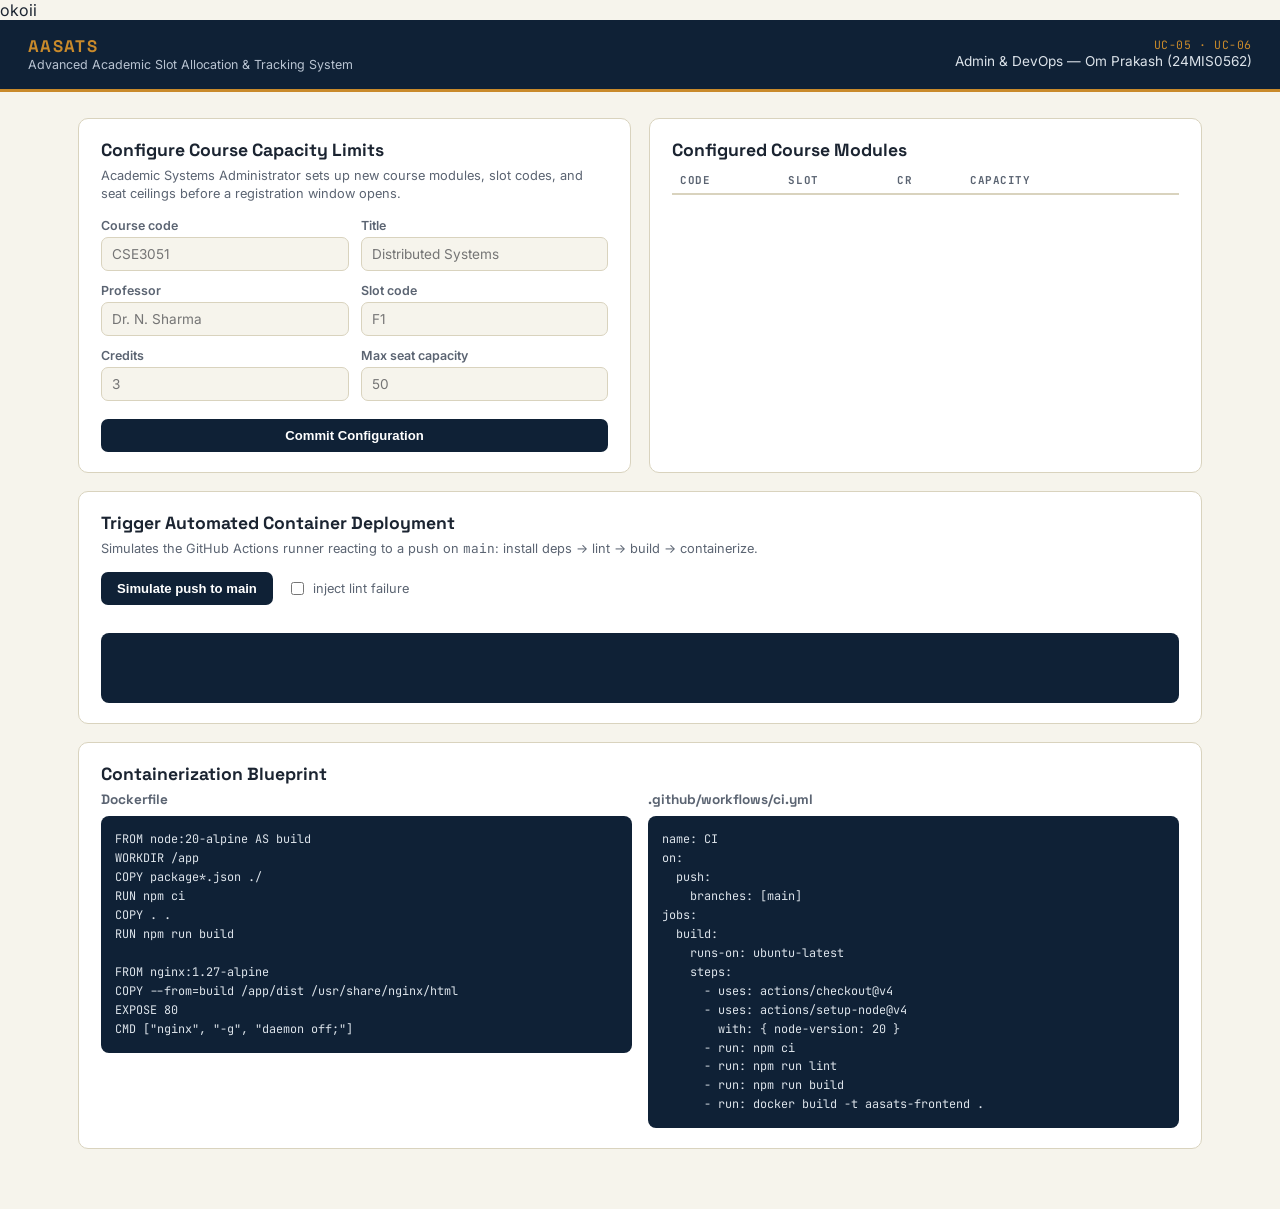
<file: Index.html>
<!DOCTYPE html>
<html lang="en">
<head>
<head>
    okoii
    
<meta charset="UTF-8">
<meta name="viewport" content="width=device-width, initial-scale=1.0">
<title>Om Prakash — Admin &amp; DevOps Console</title>
<link rel="preconnect" href="https://fonts.googleapis.com">
<link href="https://fonts.googleapis.com/css2?family=Space+Grotesk:wght@500;600;700&family=Inter:wght@400;500;600&family=JetBrains+Mono:wght@500;700&display=swap" rel="stylesheet">
<link rel="stylesheet" href="style.css">
</head>
<body>

  <header class="topbar">
    <div class="brand">
      <span class="brand-mark">AASATS</span>
      <span class="brand-sub">Advanced Academic Slot Allocation &amp; Tracking System</span>
    </div>
    <div class="module-tag">
      <span class="module-tag-uc">UC-05 · UC-06</span>
      <span class="module-tag-name">Admin &amp; DevOps — Om Prakash (24MIS0562)</span>
    </div>
  </header>

  <main class="layout">

    <section class="panel">
      <h1>Configure Course Capacity Limits</h1>
      <p class="hint">Academic Systems Administrator sets up new course modules, slot codes, and seat ceilings before a registration window opens.</p>

      <form id="courseForm" class="form-grid" novalidate>
        <label>Course code
          <input type="text" id="f_code" class="mono" placeholder="CSE3051" required>
        </label>
        <label>Title
          <input type="text" id="f_title" placeholder="Distributed Systems" required>
        </label>
        <label>Professor
          <input type="text" id="f_prof" placeholder="Dr. N. Sharma" required>
        </label>
        <label>Slot code
          <input type="text" id="f_slot" class="mono" maxlength="3" placeholder="F1" required>
        </label>
        <label>Credits
          <input type="number" id="f_credits" min="1" max="6" placeholder="3" required>
        </label>
        <label>Max seat capacity
          <input type="number" id="f_capacity" min="0" placeholder="50" required>
        </label>
        <button type="submit" class="btn wide-btn">Commit Configuration</button>
      </form>
      <div id="formAlert" class="alert hidden"></div>
    </section>

    <section class="panel">
      <h1>Configured Course Modules</h1>
      <table class="config-table">
        <thead>
          <tr><th>Code</th><th>Slot</th><th>Cr</th><th>Capacity</th><th></th></tr>
        </thead>
        <tbody id="configTableBody"></tbody>
      </table>
    </section>

    <section class="panel wide">
      <h1>Trigger Automated Container Deployment</h1>
      <p class="hint">Simulates the GitHub Actions runner reacting to a push on <code class="mono">main</code>: install deps → lint → build → containerize.</p>
      <div class="row">
        <button id="pushBtn" class="btn">Simulate push to main</button>
        <label class="inject-toggle">
          <input type="checkbox" id="injectFail"> inject lint failure
        </label>
      </div>
      <div id="pipelineSteps" class="pipeline-steps"></div>
      <pre id="ciLog" class="log"></pre>
    </section>

    <section class="panel wide">
      <h1>Containerization Blueprint</h1>
      <div class="blueprint-grid">
        <div>
          <h2>Dockerfile</h2>
          <pre class="code-block">FROM node:20-alpine AS build
WORKDIR /app
COPY package*.json ./
RUN npm ci
COPY . .
RUN npm run build

FROM nginx:1.27-alpine
COPY --from=build /app/dist /usr/share/nginx/html
EXPOSE 80
CMD ["nginx", "-g", "daemon off;"]</pre>
        </div>
        <div>
          <h2>.github/workflows/ci.yml</h2>
          <pre class="code-block">name: CI
on:
  push:
    branches: [main]
jobs:
  build:
    runs-on: ubuntu-latest
    steps:
      - uses: actions/checkout@v4
      - uses: actions/setup-node@v4
        with: { node-version: 20 }
      - run: npm ci
      - run: npm run lint
      - run: npm run build
      - run: docker build -t aasats-frontend .</pre>
        </div>
      </div>
    </section>

  </main>

  <script src="script.js"></script>
</body>
</html>
</file>
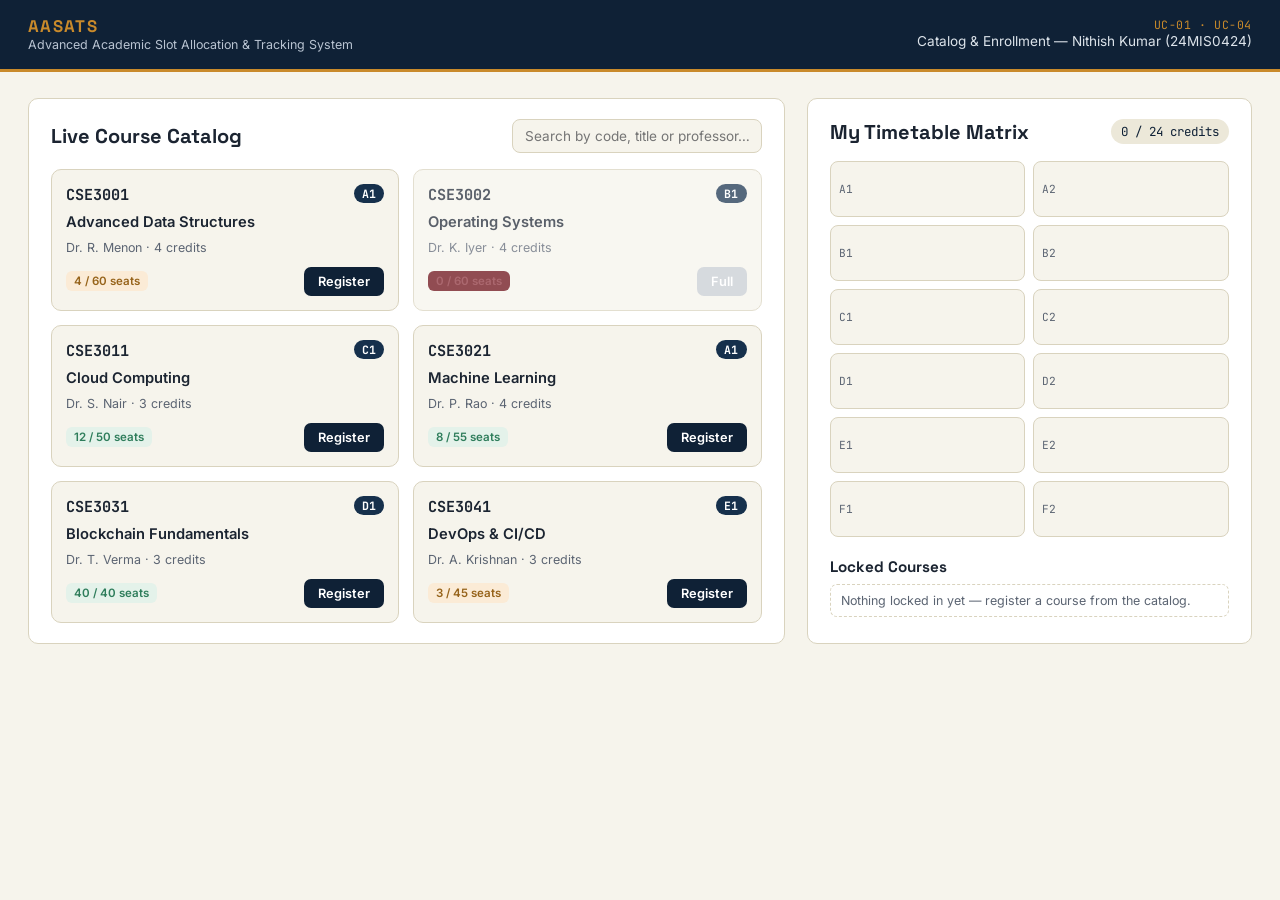
<file: nithish/index.html>
<!DOCTYPE html>
<html lang="en">
<head>
<meta charset="UTF-8">
<meta name="viewport" content="width=device-width, initial-scale=1.0">
<title>Nithish Kumar — Catalog &amp; Enrollment Module</title>
<link rel="preconnect" href="https://fonts.googleapis.com">
<link href="https://fonts.googleapis.com/css2?family=Space+Grotesk:wght@500;600;700&family=Inter:wght@400;500;600&family=JetBrains+Mono:wght@500;700&display=swap" rel="stylesheet">
<link rel="stylesheet" href="style.css">
</head>
<body>

  <header class="topbar">
    <div class="brand">
      <span class="brand-mark">AASATS</span>
      <span class="brand-sub">Advanced Academic Slot Allocation &amp; Tracking System</span>
    </div>
    <div class="module-tag">
      <span class="module-tag-uc">UC-01 · UC-04</span>
      <span class="module-tag-name">Catalog &amp; Enrollment — Nithish Kumar (24MIS0424)</span>
    </div>
  </header>

  <main class="layout">

    <section class="panel catalog-panel">
      <div class="panel-head">
        <h1>Live Course Catalog</h1>
        <input id="searchInput" type="text" placeholder="Search by code, title or professor…" autocomplete="off">
      </div>
      <div id="catalogGrid" class="catalog-grid"></div>
      <p id="emptyState" class="empty-state hidden">No active courses available for this registration window.</p>
    </section>

    <aside class="panel timetable-panel">
      <div class="panel-head">
        <h1>My Timetable Matrix</h1>
        <span class="credit-counter" id="creditCounter">0 / 24 credits</span>
      </div>

      <div id="timetableGrid" class="timetable-grid"></div>

      <div class="registered-list-wrap">
        <h2>Locked Courses</h2>
        <ul id="registeredList" class="registered-list">
          <li class="registered-empty">Nothing locked in yet — register a course from the catalog.</li>
        </ul> 
      </div>
    </aside>

  </main>

  <div id="toastRoot" class="toast-root" aria-live="polite"></div>

  <script src="script.js"></script>
</body>
</html>
</file>
<file: style.css>
:root{
  --ink:#0F2136;
  --ink-2:#16304C;
  --paper:#F6F4EC;
  --paper-2:#ECE8D9;
  --line:#D9D3BE;
  --amber:#C98A2B;
  --maroon:#8C2F39;
  --green:#2E7D5B;
  --text:#1B2431;
  --text-soft:#5B6472;
  --radius:10px;
}
*{box-sizing:border-box;}
body{margin:0;background:var(--paper);color:var(--text);font-family:'Inter',system-ui,sans-serif;}
h1{font-family:'Space Grotesk',sans-serif;font-size:1.1rem;margin:0 0 6px;}
h2{font-family:'Space Grotesk',sans-serif;font-size:.85rem;margin:0 0 8px;color:var(--text-soft);}
code,.mono{font-family:'JetBrains Mono',ui-monospace,monospace;}

.topbar{
  background:var(--ink);color:var(--paper);padding:16px 28px;
  display:flex;align-items:center;justify-content:space-between;flex-wrap:wrap;gap:10px;
  border-bottom:3px solid var(--amber);
}
.brand{display:flex;flex-direction:column;line-height:1.25;}
.brand-mark{font-family:'Space Grotesk',sans-serif;font-weight:700;letter-spacing:.08em;font-size:1.05rem;color:var(--amber);}
.brand-sub{font-size:.78rem;color:#B9C4D2;}
.module-tag{text-align:right;line-height:1.3;}
.module-tag-uc{display:block;font-family:'JetBrains Mono',monospace;font-size:.72rem;color:var(--amber);letter-spacing:.05em;}
.module-tag-name{display:block;font-size:.85rem;color:#DCE3EA;}

.layout{
  display:grid;grid-template-columns:1fr 1fr;gap:18px;
  padding:26px 28px 60px;max-width:1180px;margin:0 auto;
}
.panel.wide{grid-column:1 / -1;}
@media (max-width:820px){ .layout{grid-template-columns:1fr;} }

.panel{background:#fff;border:1px solid var(--line);border-radius:var(--radius);padding:20px 22px;}
.hint{font-size:.8rem;color:var(--text-soft);margin:0 0 14px;line-height:1.45;}

.form-grid{display:grid;grid-template-columns:1fr 1fr;gap:12px;}
.form-grid label{display:flex;flex-direction:column;gap:4px;font-size:.78rem;font-weight:600;color:var(--text-soft);}
.form-grid input{
  border:1px solid var(--line);border-radius:7px;padding:8px 10px;
  font-family:'Inter',sans-serif;font-size:.85rem;background:var(--paper);color:var(--text);
}
.form-grid input:focus{outline:2px solid var(--amber);outline-offset:1px;}
.wide-btn{grid-column:1 / -1;margin-top:6px;}

.btn{
  border:none;background:var(--ink);color:#fff;font-weight:700;font-size:.82rem;
  padding:9px 16px;border-radius:7px;cursor:pointer;
}
.btn:hover{background:var(--ink-2);}

.alert{margin-top:12px;padding:10px 14px;border-radius:8px;font-size:.82rem;font-weight:600;}
.alert.error{background:#F5DEE0;color:var(--maroon);border:1px solid var(--maroon);}
.alert.success{background:#E4F2EA;color:var(--green);border:1px solid var(--green);}
.hidden{display:none;}

.config-table{width:100%;border-collapse:collapse;font-size:.82rem;}
.config-table th{
  text-align:left;font-family:'JetBrains Mono',monospace;font-size:.68rem;text-transform:uppercase;
  letter-spacing:.05em;color:var(--text-soft);padding:6px 8px;border-bottom:2px solid var(--line);
}
.config-table td{padding:8px;border-bottom:1px solid var(--line);}
.config-table td.mono{font-family:'JetBrains Mono',monospace;}
.remove-btn{border:none;background:none;color:var(--maroon);cursor:pointer;font-weight:700;font-size:.9rem;}

.row{display:flex;gap:14px;align-items:center;flex-wrap:wrap;margin-bottom:14px;}
.inject-toggle{font-size:.8rem;color:var(--text-soft);display:flex;align-items:center;gap:6px;}

.pipeline-steps{display:flex;flex-wrap:wrap;gap:8px;margin-bottom:14px;}
.step-chip{
  font-family:'JetBrains Mono',monospace;font-size:.72rem;font-weight:700;
  padding:5px 12px;border-radius:999px;background:var(--paper-2);color:var(--text-soft);
  border:1px solid var(--line);
}
.step-chip.running{background:var(--amber);color:#fff;border-color:var(--amber);}
.step-chip.done{background:var(--green);color:#fff;border-color:var(--green);}
.step-chip.failed{background:var(--maroon);color:#fff;border-color:var(--maroon);}

.log{
  background:var(--ink);color:#B9C4D2;border-radius:8px;padding:14px;
  font-family:'JetBrains Mono',monospace;font-size:.78rem;line-height:1.7;
  min-height:70px;max-height:220px;overflow-y:auto;white-space:pre-wrap;margin:0;
}
.log .ok{color:#8FE0BC;}
.log .bad{color:#F3AEB4;}

.blueprint-grid{display:grid;grid-template-columns:1fr 1fr;gap:16px;}
@media (max-width:700px){ .blueprint-grid{grid-template-columns:1fr;} }
.code-block{
  background:var(--ink);color:#DCE3EA;border-radius:8px;padding:14px;
  font-family:'JetBrains Mono',monospace;font-size:.74rem;line-height:1.6;overflow-x:auto;margin:0;
}
</file>
<file: nithish/style.css>
:root{
  --ink:#0F2136;
  --ink-2:#16304C;
  --paper:#F6F4EC;
  --paper-2:#ECE8D9;
  --line:#D9D3BE;
  --amber:#C98A2B;
  --amber-deep:#96631A;
  --maroon:#8C2F39;
  --green:#2E7D5B;
  --text:#1B2431;
  --text-soft:#5B6472;
  --radius:10px;
  font-size:16px;
}
*{box-sizing:border-box;}
body{
  margin:0;
  background:var(--paper);
  color:var(--text);
  font-family:'Inter',system-ui,sans-serif;
  min-height:100vh;
}
h1,h2{
  font-family:'Space Grotesk',sans-serif;
  margin:0;
}
code, .mono{
  font-family:'JetBrains Mono',ui-monospace,monospace;
}

.topbar{
  background:var(--ink);
  color:var(--paper);
  padding:16px 28px;
  display:flex;
  align-items:center;
  justify-content:space-between;
  flex-wrap:wrap;
  gap:10px;
  border-bottom:3px solid var(--amber);
}
.brand{display:flex;flex-direction:column;line-height:1.25;}
.brand-mark{font-family:'Space Grotesk',sans-serif;font-weight:700;letter-spacing:.08em;font-size:1.05rem;color:var(--amber);}
.brand-sub{font-size:.78rem;color:#B9C4D2;}
.module-tag{text-align:right;line-height:1.3;}
.module-tag-uc{display:block;font-family:'JetBrains Mono',monospace;font-size:.72rem;color:var(--amber);letter-spacing:.05em;}
.module-tag-name{display:block;font-size:.85rem;color:#DCE3EA;}

.layout{
  display:grid;
  grid-template-columns:1.7fr 1fr;
  gap:22px;
  padding:26px 28px 60px;
  max-width:1280px;
  margin:0 auto;
}
@media (max-width:880px){
  .layout{grid-template-columns:1fr;}
}

.panel{
  background:#fff;
  border:1px solid var(--line);
  border-radius:var(--radius);
  padding:20px 22px;
}
.panel-head{
  display:flex;
  align-items:center;
  justify-content:space-between;
  gap:12px;
  margin-bottom:16px;
  flex-wrap:wrap;
}
.panel-head h1{font-size:1.25rem;}

#searchInput{
  border:1px solid var(--line);
  border-radius:8px;
  padding:8px 12px;
  font-family:'Inter',sans-serif;
  font-size:.85rem;
  width:250px;
  max-width:100%;
  background:var(--paper);
}
#searchInput:focus{outline:2px solid var(--amber);outline-offset:1px;}

.catalog-grid{
  display:grid;
  grid-template-columns:repeat(auto-fill,minmax(230px,1fr));
  gap:14px;
}
.course-card{
  border:1px solid var(--line);
  border-radius:var(--radius);
  padding:14px;
  background:var(--paper);
  display:flex;
  flex-direction:column;
  gap:8px;
  transition:border-color .15s ease, transform .1s ease;
}
.course-card:hover{border-color:var(--amber-deep);}
.course-card.is-full{opacity:.72;}
.course-card-top{display:flex;justify-content:space-between;align-items:flex-start;gap:8px;}
.course-code{font-weight:700;font-size:.95rem;}
.slot-pill{
  font-family:'JetBrains Mono',monospace;
  font-size:.72rem;
  font-weight:700;
  padding:2px 8px;
  border-radius:999px;
  background:var(--ink-2);
  color:#fff;
  letter-spacing:.03em;
}
.course-title{font-size:.92rem;font-weight:600;line-height:1.3;}
.course-meta{font-size:.78rem;color:var(--text-soft);}
.course-bottom{display:flex;align-items:center;justify-content:space-between;gap:8px;margin-top:4px;}
.seat-badge{font-size:.72rem;font-weight:600;padding:3px 8px;border-radius:6px;}
.seat-badge.ok{background:#E4F2EA;color:var(--green);}
.seat-badge.low{background:#FBEBD6;color:var(--amber-deep);}
.seat-badge.full{background:#670810;color:var(--maroon);}

.register-btn{
  border:none;
  background:var(--ink);
  color:#fff;
  font-family:'Inter',sans-serif;
  font-weight:600;
  font-size:.8rem;
  padding:7px 14px;
  border-radius:7px;
  cursor:pointer;
}
.register-btn:hover{background:var(--ink-2);}
.register-btn:disabled{background:#C7CCD2;cursor:not-allowed;}

.empty-state{
  text-align:center;
  color:var(--maroon);
  font-weight:600;
  padding:30px 10px;
  border:1px dashed var(--maroon);
  border-radius:var(--radius);
  margin-top:10px;
}
.hidden{display:none;}

.credit-counter{
  font-family:'JetBrains Mono',monospace;
  font-size:.78rem;
  background:var(--paper-2);
  padding:4px 10px;
  border-radius:999px;
  color:var(--ink);
}

.timetable-grid{
  display:grid;
  grid-template-columns:repeat(2,1fr);
  gap:8px;
  margin-bottom:20px;
}
.slot-cell{
  border:1px solid var(--line);
  border-radius:8px;
  padding:10px 8px;
  min-height:56px;
  background:var(--paper);
  display:flex;
  flex-direction:column;
  justify-content:center;
  gap:2px;
}
.slot-cell .slot-code{font-family:'JetBrains Mono',monospace;font-size:.7rem;color:var(--text-soft);}
.slot-cell.filled{background:var(--ink);border-color:var(--ink);}
.slot-cell.filled .slot-code{color:var(--amber);}
.slot-cell .slot-course{font-size:.78rem;font-weight:600;color:var(--text);}
.slot-cell.filled .slot-course{color:#fff;}

.registered-list-wrap h2{font-size:.95rem;margin-bottom:8px;}
.registered-list{list-style:none;margin:0;padding:0;display:flex;flex-direction:column;gap:6px;}
.registered-list li{
  border:1px solid var(--line);
  border-radius:7px;
  padding:8px 10px;
  font-size:.82rem;
  display:flex;
  justify-content:space-between;
  gap:6px;
}
.registered-empty{color:var(--text-soft);border-style:dashed !important;font-size:.78rem !important;}

.toast-root{
  position:fixed;
  bottom:20px;
  right:20px;
  display:flex;
  flex-direction:column;
  gap:10px;
  z-index:50;
}
.toast{
  min-width:250px;
  max-width:340px;
  padding:12px 16px;
  border-radius:8px;
  font-size:.85rem;
  font-weight:600;
  color:#fff;
  box-shadow:0 8px 20px rgba(15,33,54,.25);
  animation:toastIn .18s ease-out;
}
.toast.success{background:var(--green);}
.toast.error{background:var(--maroon);}
@keyframes toastIn{from{transform:translateY(8px);opacity:0;}to{transform:translateY(0);opacity:1;}}
</file>
